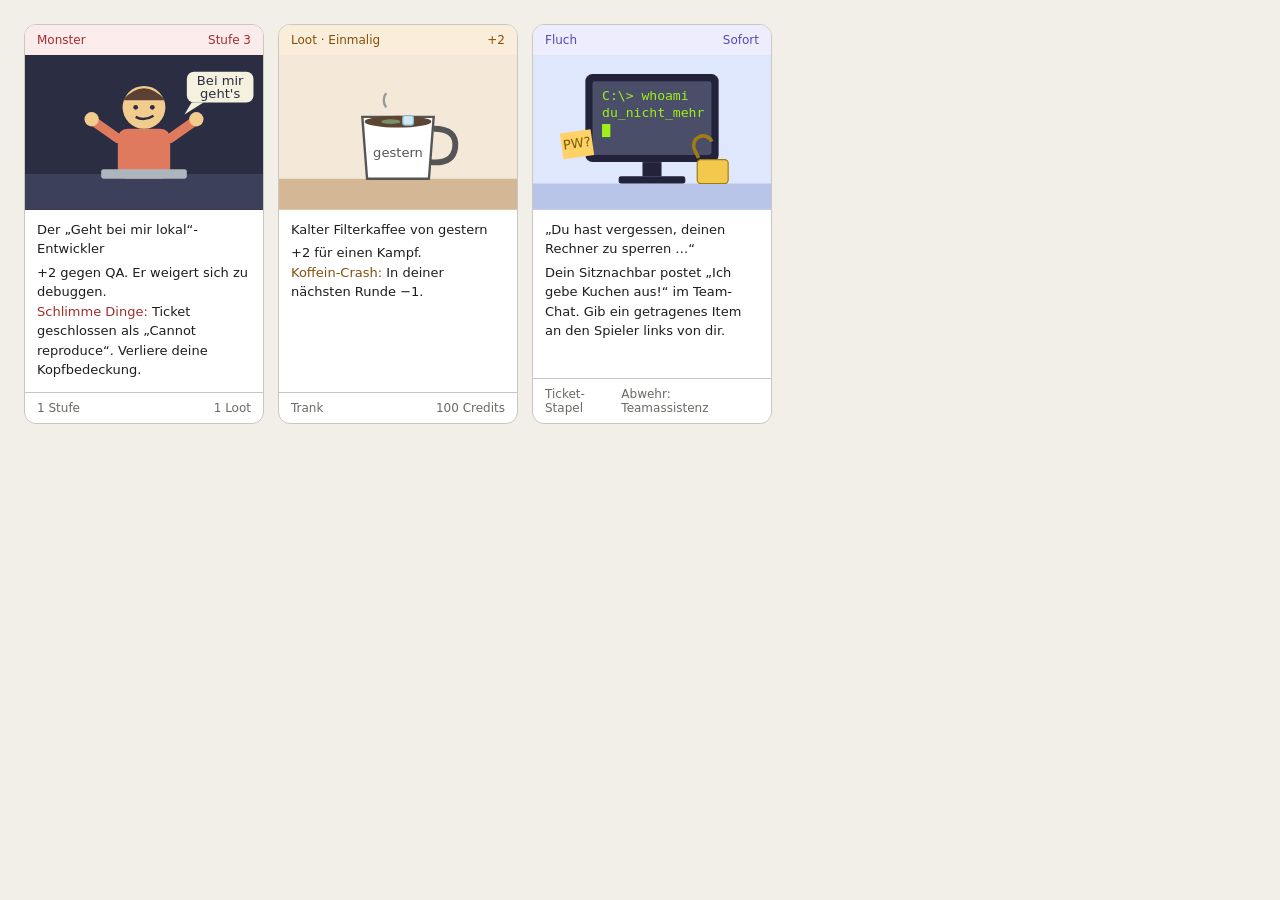
<file: docs/superpowers/specs/assets/2026-11-23-sample-cards.html>
<!doctype html>
<html lang="de">
<head>
<meta charset="utf-8">
<meta name="viewport" content="width=device-width, initial-scale=1">
<title>Developer Dungeon – Stil-Referenz</title>
<style>
:root{--surface:#fff;--border:#c9c7bf;--text:#1f1e1b;--muted:#6b6a65;--danger-bg:#fcebeb;--danger:#a32d2d;--warn-bg:#faeeda;--warn:#854f0b;--pro-bg:#eeedfe;--pro:#534ab7}
body{font-family:system-ui,sans-serif;background:#f1efe8;color:var(--text);margin:0;padding:24px}
.dd-grid{display:grid;grid-template-columns:repeat(auto-fit,minmax(190px,240px));gap:14px}
.dd-card{background:var(--surface);border:1px solid var(--border);border-radius:12px;overflow:hidden;display:flex;flex-direction:column}
.dd-head{padding:8px 12px;font-size:12px;display:flex;justify-content:space-between}
.dd-body{padding:10px 12px 12px;font-size:13px;line-height:1.5;flex:1}
.dd-foot{padding:8px 12px;font-size:12px;border-top:1px solid var(--border);color:var(--muted);display:flex;justify-content:space-between}
@keyframes shrug{0%,70%,100%{transform:translateY(0)}80%{transform:translateY(-4px)}90%{transform:translateY(0)}}
@keyframes wisp{0%{transform:translate(0,0);opacity:.9}100%{transform:translate(4px,-18px);opacity:0}}
@keyframes fly{0%{transform:rotate(0deg) translateX(26px) rotate(0deg)}100%{transform:rotate(360deg) translateX(26px) rotate(-360deg)}}
@keyframes blink{0%,49%{opacity:1}50%,100%{opacity:0}}
@keyframes wiggle{0%,80%,100%{transform:rotate(0)}85%{transform:rotate(-12deg)}95%{transform:rotate(12deg)}}
</style>
</head>
<body>
<!-- Vom Nutzer am 2026-11-23 abgenommene Stil-Referenz: flacher Comic-Vektorstil, kleine Endlosanimationen. -->
<div class="dd-grid">

<div class="dd-card">
<div class="dd-head" style="background:var(--danger-bg);color:var(--danger)"><span>Monster</span><span style="font-weight:500">Stufe 3</span></div>
<svg viewBox="0 0 200 130" width="100%" style="display:block;background:#2b2d42">
<rect x="0" y="100" width="200" height="30" fill="#3d405b"/>
<g style="animation:shrug 2.4s infinite;transform-origin:100px 100px">
<rect x="78" y="62" width="44" height="42" rx="8" fill="#e07a5f"/>
<path d="M78 70 L58 56 M122 70 L142 56" stroke="#e07a5f" stroke-width="8" stroke-linecap="round"/>
<circle cx="56" cy="54" r="6" fill="#f2cc8f"/><circle cx="144" cy="54" r="6" fill="#f2cc8f"/>
<circle cx="100" cy="44" r="18" fill="#f2cc8f"/>
<path d="M82 38 Q100 18 118 38" fill="#5c4033"/>
<circle cx="93" cy="44" r="2" fill="#2b2d42"/><circle cx="107" cy="44" r="2" fill="#2b2d42"/>
<path d="M93 52 Q100 56 108 51" stroke="#2b2d42" stroke-width="2" fill="none"/>
</g>
<rect x="64" y="96" width="72" height="8" rx="2" fill="#adb5bd"/>
<rect x="136" y="14" width="56" height="26" rx="6" fill="#f4f1de"/>
<path d="M140 40 L134 50 L150 40" fill="#f4f1de"/>
<text x="164" y="25" text-anchor="middle" font-size="11" fill="#2b2d42">Bei mir</text>
<text x="164" y="36" text-anchor="middle" font-size="11" fill="#2b2d42">geht's</text>
</svg>
<div class="dd-body"><div style="font-weight:500;margin-bottom:4px">Der „Geht bei mir lokal“-Entwickler</div>+2 gegen QA. Er weigert sich zu debuggen.<br><span style="color:var(--danger)">Schlimme Dinge:</span> Ticket geschlossen als „Cannot reproduce“. Verliere deine Kopfbedeckung.</div>
<div class="dd-foot"><span>1 Stufe</span><span>1 Loot</span></div>
</div>

<div class="dd-card">
<div class="dd-head" style="background:var(--warn-bg);color:var(--warn)"><span>Loot · Einmalig</span><span style="font-weight:500">+2</span></div>
<svg viewBox="0 0 200 130" width="100%" style="display:block;background:#f4e9d8">
<rect x="0" y="104" width="200" height="26" fill="#d4b896"/>
<g style="transform-origin:100px 60px;animation:fly 3s linear infinite">
<circle cx="100" cy="60" r="3" fill="#333"/><ellipse cx="98" cy="57" rx="3" ry="2" fill="#bbb"/><ellipse cx="102" cy="57" rx="3" ry="2" fill="#bbb"/>
</g>
<path d="M70 52 L74 104 L126 104 L130 52 Z" fill="#fff" stroke="#555" stroke-width="2"/>
<path d="M130 62 Q150 62 148 78 Q146 92 127 90" fill="none" stroke="#555" stroke-width="5"/>
<ellipse cx="100" cy="56" rx="28" ry="5" fill="#5a4632"/>
<ellipse cx="94" cy="56" rx="8" ry="2" fill="#7d8f69"/>
<rect x="104" y="51" width="9" height="8" rx="2" fill="#cfe8f3" stroke="#8bb8cc"/>
<text x="100" y="86" text-anchor="middle" font-size="11" fill="#555">gestern</text>
<path d="M90 44 q-4 -6 0 -12" stroke="#999" stroke-width="2" fill="none" style="animation:wisp 2.5s ease-out infinite"/>
</svg>
<div class="dd-body"><div style="font-weight:500;margin-bottom:4px">Kalter Filterkaffee von gestern</div>+2 für einen Kampf.<br><span style="color:var(--warn)">Koffein-Crash:</span> In deiner nächsten Runde −1.</div>
<div class="dd-foot"><span>Trank</span><span>100 Credits</span></div>
</div>

<div class="dd-card">
<div class="dd-head" style="background:var(--pro-bg);color:var(--pro)"><span>Fluch</span><span style="font-weight:500">Sofort</span></div>
<svg viewBox="0 0 200 130" width="100%" style="display:block;background:#dfe7fd">
<rect x="0" y="108" width="200" height="22" fill="#b8c4e8"/>
<rect x="44" y="16" width="112" height="74" rx="6" fill="#22223b"/>
<rect x="50" y="22" width="100" height="62" rx="2" fill="#4a4e69"/>
<text x="58" y="38" font-size="11" fill="#9ef01a" font-family="monospace">C:\&gt; whoami</text>
<text x="58" y="52" font-size="11" fill="#9ef01a" font-family="monospace">du_nicht_mehr</text>
<rect x="58" y="58" width="7" height="11" fill="#9ef01a" style="animation:blink 1s infinite"/>
<rect x="92" y="90" width="16" height="12" fill="#22223b"/><rect x="72" y="102" width="56" height="6" rx="2" fill="#22223b"/>
<g style="transform-origin:150px 92px;animation:wiggle 2s infinite">
<rect x="138" y="88" width="26" height="20" rx="3" fill="#f2c94c" stroke="#a07c12"/>
<path d="M143 88 V80 a8 8 0 0 1 16 0" stroke="#a07c12" stroke-width="3" fill="none" transform="translate(-8 -4) rotate(-25 151 80)"/>
</g>
<rect x="24" y="64" width="26" height="22" fill="#ffd166" transform="rotate(-8 37 75)"/>
<text x="37" y="78" text-anchor="middle" font-size="11" fill="#7a5c00" transform="rotate(-8 37 75)">PW?</text>
</svg>
<div class="dd-body"><div style="font-weight:500;margin-bottom:4px">„Du hast vergessen, deinen Rechner zu sperren …“</div>Dein Sitznachbar postet „Ich gebe Kuchen aus!“ im Team-Chat. Gib ein getragenes Item an den Spieler links von dir.</div>
<div class="dd-foot"><span>Ticket-Stapel</span><span>Abwehr: Teamassistenz</span></div>
</div>

</div>
</body>
</html>
</file>
